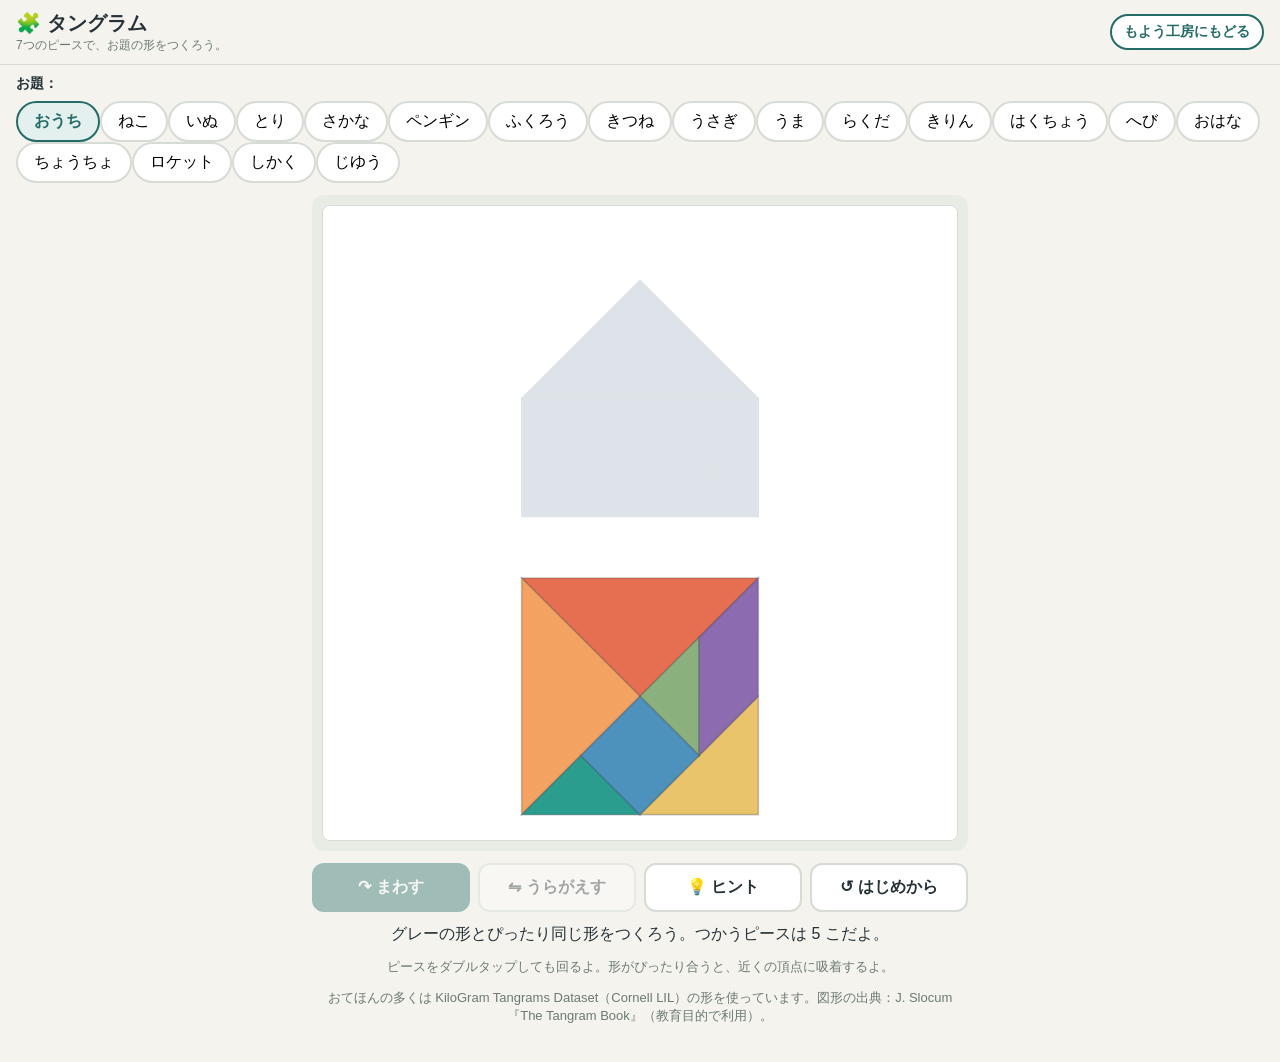
<file: tangram.html>
<!doctype html>
<html lang="ja"><head><meta charset="utf-8"><meta name="viewport" content="width=device-width,initial-scale=1,viewport-fit=cover"><meta name="theme-color" content="#f4f3ed"><title>タングラム｜TT-sensei</title>
<style>
:root{--ink:#263238;--muted:#6b7a72;--line:#d6dbd5;--teal:#246c68;--paper:#f4f3ed}
*{box-sizing:border-box}
body{margin:0;font-family:"Hiragino Maru Gothic ProN","Hiragino Sans","Noto Sans JP",sans-serif;background:var(--paper);color:var(--ink)}
header{display:flex;align-items:center;gap:12px;padding:10px 16px;border-bottom:1px solid var(--line);flex-wrap:wrap}
header h1{font-size:20px;margin:0}
header .sub{color:var(--muted);font-size:12px}
.back{margin-left:auto;text-decoration:none;color:var(--teal);font-weight:700;border:2px solid var(--teal);padding:7px 12px;border-radius:999px;font-size:14px;background:#fff}
.topics{display:flex;gap:8px;align-items:center;padding:10px 16px 0;flex-wrap:wrap}
.topics .label{font-weight:700;font-size:14px}
.chip{border:2px solid var(--line);background:#fff;border-radius:999px;padding:8px 16px;font-size:16px;cursor:pointer;font-family:inherit}
.chip.active{border-color:var(--teal);background:#e3f0ee;color:var(--teal);font-weight:700}
main{max-width:680px;margin:0 auto;padding:12px 12px 24px}
.board{background:#e9ece5;border-radius:12px;padding:10px}
svg{display:block;width:100%;height:auto;aspect-ratio:1;background:#fff;border:1px solid var(--line);border-radius:8px;touch-action:none}
.piece{cursor:grab;stroke:#263238;stroke-opacity:.25;stroke-width:1.5}
.piece.selected{stroke:#246c68;stroke-opacity:1;stroke-width:3}
.piece.done{stroke:#f2b134;stroke-width:3}
.target{fill:#dde3e8;stroke:#dde3e8;stroke-width:1}
.hintflash{fill:#ffd54d;opacity:.75;pointer-events:none}
.actions{display:flex;gap:8px;flex-wrap:wrap;margin-top:12px}
.actions button{flex:1;min-width:120px;border:2px solid var(--line);background:#fff;border-radius:12px;padding:12px 8px;font-size:16px;font-weight:700;cursor:pointer;font-family:inherit;color:var(--ink)}
.actions button:disabled{opacity:.4}
.actions button.main{background:var(--teal);border-color:var(--teal);color:#fff}
.status{margin-top:12px;font-size:16px;min-height:24px;text-align:center}
.banner{display:none;margin-top:10px;text-align:center;font-size:26px;font-weight:900;color:#b7791f;background:#fff3d6;border:2px solid #f2b134;border-radius:12px;padding:12px}
.banner.show{display:block}
.note{color:var(--muted);font-size:13px;margin-top:10px;text-align:center}
</style></head><body>
<header>
<div><h1>🧩 タングラム</h1><div class="sub">7つのピースで、お題の形をつくろう。</div></div>
<a class="back" href="index.html">もよう工房にもどる</a>
</header>
<div class="topics"><span class="label">お題：</span><span id="chips"></span></div>
<main>
<div class="board"><svg id="board" viewBox="0 0 600 600" aria-label="タングラムのボード"></svg></div>
<div class="actions">
<button id="rotBtn" class="main">↷ まわす</button>
<button id="flipBtn">⇋ うらがえす</button>
<button id="hintBtn">💡 ヒント</button>
<button id="resetBtn">↺ はじめから</button>
</div>
<div id="banner" class="banner">🎉 かんせい！ 🎉</div>
<div id="status" class="status">ピースをタップして、ドラッグで動かそう。</div>
<p class="note">ピースをダブルタップしても回るよ。形がぴったり合うと、近くの頂点に吸着するよ。</p>
<p class="note">おてほんの多くは KiloGram Tangrams Dataset（Cornell LIL）の形を使っています。図形の出典：J. Slocum『The Tangram Book』（教育目的で利用）。</p>
</main>
<script src="tangram.js" defer></script>
</body></html>
</file>
